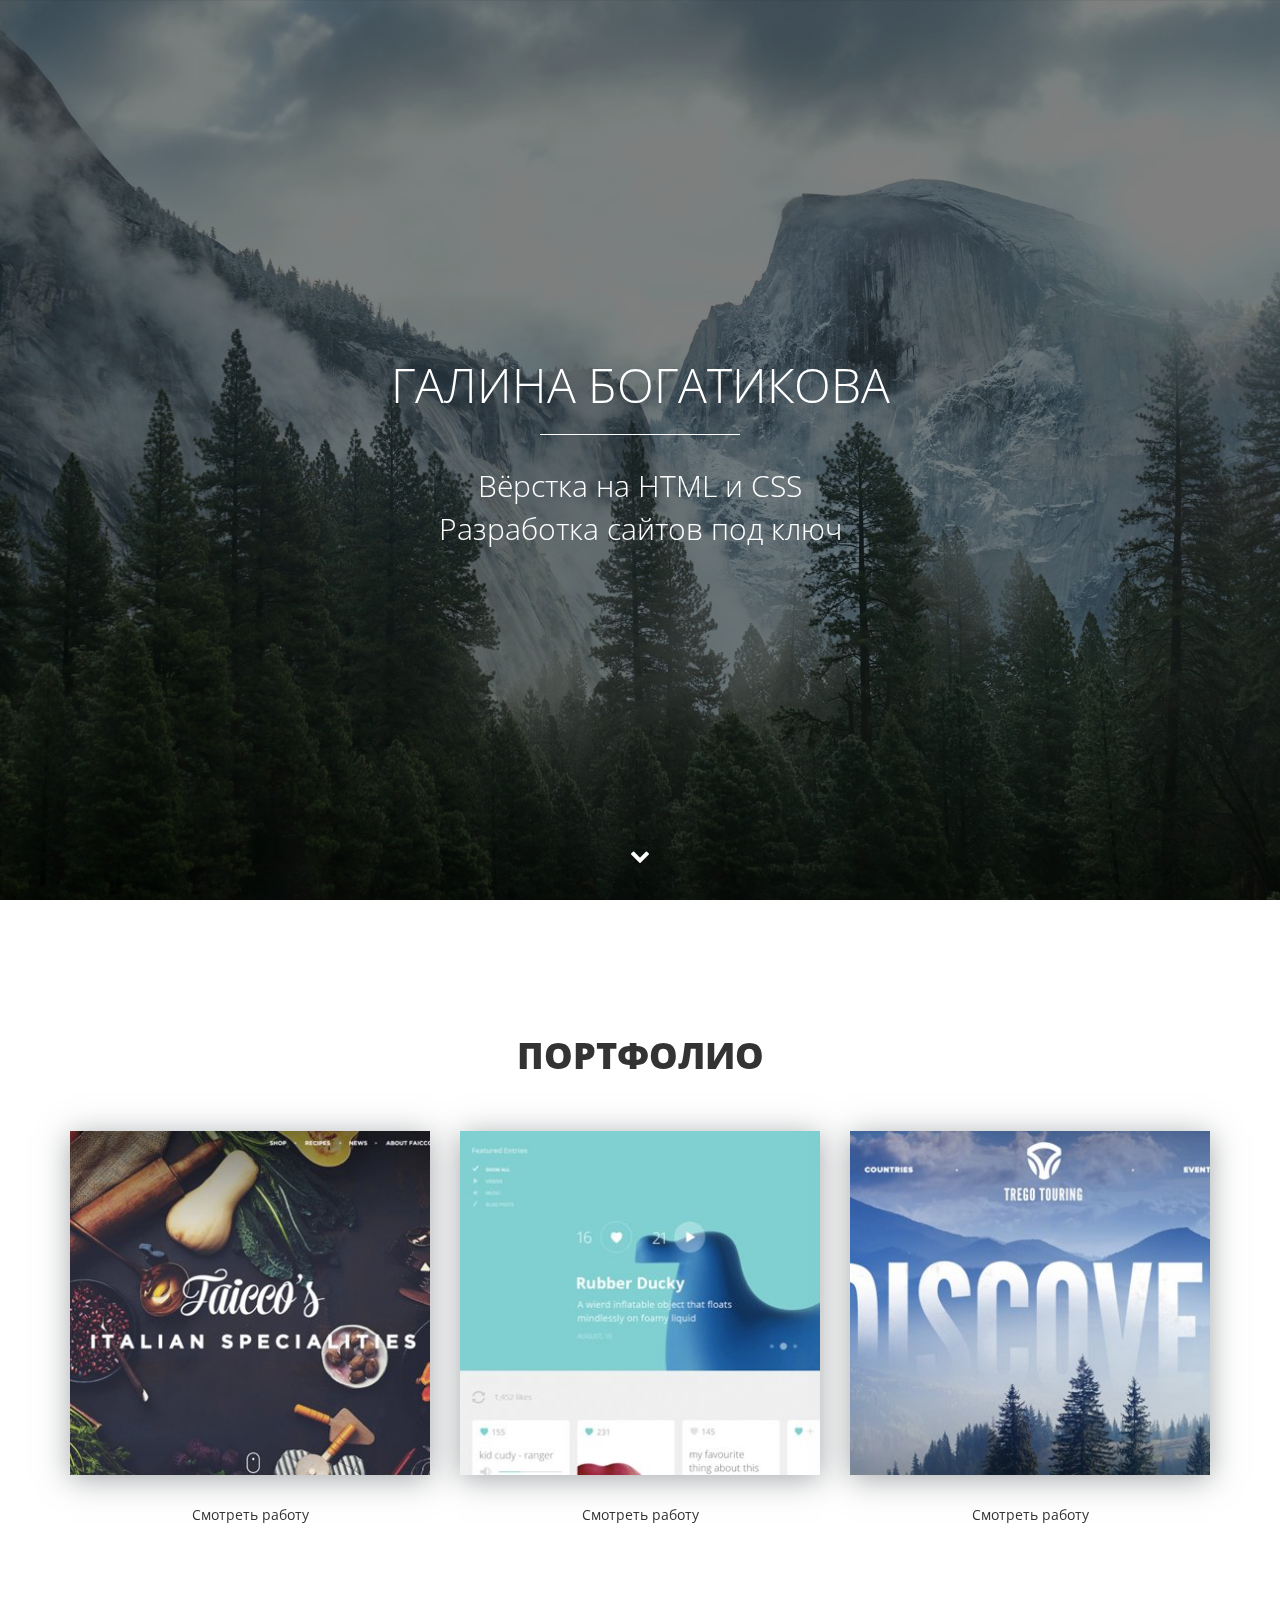
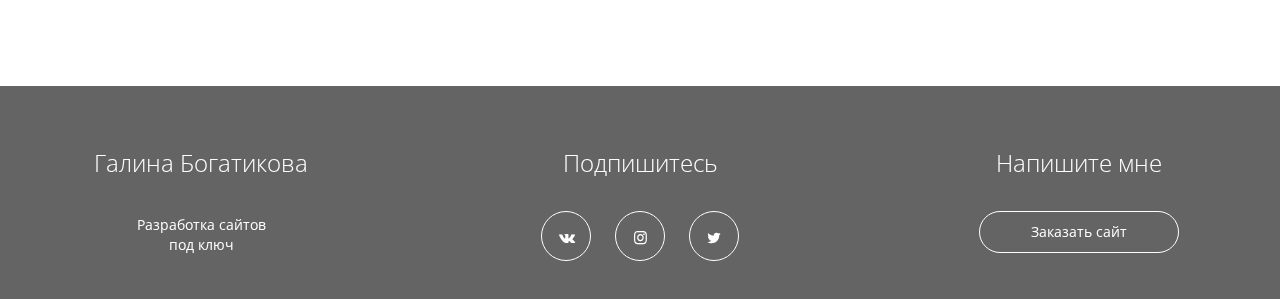
<file: index.html>
<!DOCTYPE html>
<html lang="ru">
  <head>
    <meta charset="utf-8">
    <meta http-equiv="X-UA-Compatible" content="IE=edge">
    <meta name="viewport" content="width=device-width, initial-scale=1">
    <meta property="og:url" content="">
    <meta property="og:type" content="website">
    <meta property="og:title" content="Галина Богатикова - верстка сайтов на HTML и CSS">
    <meta property="og:image" content="">
    <meta property="og:description" content="Закажите разработку сайта без посредников от 5 990 рублей">
    <meta property="og:site_name" content="Портфолио верстальщика">
    <meta property="article:author" content="Галина Богатикова">
    <title>Галина Богатикова — Портфолио</title>
    <link href="https://fonts.googleapis.com/css?family=Open+Sans:400,700&amp;subset=cyrillic" rel="stylesheet">
    <link rel="stylesheet" href="css/fontello.css">
    <link rel="stylesheet" href="css/fontello-embedded.css">
    <link href="css/bootstrap.min.css" rel="stylesheet">
    <link href="css/style.css" rel="stylesheet">
    <link rel="shortcut icon" type="image/x-icon" href="favicon.ico">
    <!--[if lt IE 9]>
      <script src="https://oss.maxcdn.com/html5shiv/3.7.3/html5shiv.min.js"></script>
      <script src="https://oss.maxcdn.com/respond/1.4.2/respond.min.js"></script>
    <![endif]-->
  </head>
  <body>
    <div class="main parallax-window" data-parallax="scroll" data-image-src="img/main-bg.jpg">
    <div class="main-overlay"></div>
      <div class="wrapper">
        <div class="main-header">
          <h1>Галина Богатикова</h1>
          <div class="main-line"></div>
          <p>Вёрстка на HTML и CSS <br>Разработка сайтов под ключ</p>
        </div>
      </div>
      <div>
        <a class="main-down" href="#portfolio"><i class="icon-down"></i></a>
      </div>
    </div>
    <div class="portfolio" id="portfolio">
      <div class="container">
        <h2 class="section-header">Портфолио</h2>
        <div class="row">
          <div class="col-md-4">
            <div class="portfolio-block">
            <img src="img/portfolio/1.jpg" alt="Работа №1">
            <a class="link cd-modal-trigger" data-work="work-1" href="#0">Смотреть работу</a>
            </div>
          </div>
          <div class="col-md-4">
            <div class="portfolio-block">
            <img src="img/portfolio/2.jpg" alt="Работа №2">
            <a class="link cd-modal-trigger" data-work="work-2" href="#0">Смотреть работу</a>
            </div>
          </div>
          <div class="col-md-4">
            <div class="portfolio-block">
            <img src="img/portfolio/3.jpg" alt="Работа №3">
            <a class="link cd-modal-trigger" data-work="work-3" href="#0">Смотреть работу</a>
            </div>
          </div>
        </div>
      </div>
    </div>

    <div class="footer">
      <div class="container">
        <div class="row">
        <div class="col-md-3">
          <strong>Галина Богатикова</strong>
          <p>Разработка сайтов <br/>под ключ</p>
        </div>
        <div class="col-md-6">
          <strong>Подпишитесь</strong>
          <div class="social-links">
            <a href="#"><i class="icon-vk"></i></a>
            <a href="#"><i class="icon-instagram"></i></a>
            <a href="#"><i class="icon-twitter"></i></a>
          </div>
        </div>
        <div class="col-md-3">
        <strong>Напишите мне</strong>
        <a href="https://vk.com/write33829079" class="offer-btn">Заказать сайт</a>
        </div>
      </div>
      </div>
    </div>


<div class="cd-modal">
  <div class="modal-content">
    
  </div> <!-- .modal-content -->

  <a href="#0" class="modal-close">Close</a>
</div> <!-- .cd-modal -->

<div class="cd-transition-layer"> 
  <div class="bg-layer"></div>
</div> <!-- .cd-transition-layer -->


    <!-- Всплывающие окна -->
<div class="modal fade" id="work" role="dialog">
  <div class="modal-dialog" role="document">
    <div class="modal-content">
      <div class="modal-header">
        <button type="button" class="close" data-dismiss="modal" aria-label="Close"><span aria-hidden="true">&times;</span></button>
        <h4 class="modal-title">Описание проекта</h4>
      </div>
      <div class="modal-body">
        
      </div>
    </div>
  </div>
</div>
    <!-- jQuery (necessary for Bootstrap's JavaScript plugins) -->
    <script src="https://ajax.googleapis.com/ajax/libs/jquery/1.12.4/jquery.min.js"></script>
    <script src="js/main.js"></script>
    <script src="js/parallax.min.js"></script>
    <script>
      $(function () {
        var link = $('.cd-modal-trigger');
        link.on('click', function(event) {
          var work = $(this).attr('data-work');
          $('.modal-content').load(work+'.html');
        })
      })
    </script>
    <script>
      $(document).ready(function() {
        //Навигация — плавный скроллинг к якорю
        $(".main-down").on("click", function (event) {
          //Отменяем стандартную обработку нажатия по ссылке
          event.preventDefault();
          //Забираем идетификатор блока с атрибута href
          var id = $(this).attr('href'),
          //Узнаём высоту от начала страницы до блока, на который ссылается якорь
          top = $(id).offset().top;
          //Анимируем переход на расстояние — top за 1500 мс
          $('body,html').animate({scrollTop: top}, 800);
        });

      });
    </script>
  </body>
</html>
</file>
<file: css/fontello.css>
@font-face {
  font-family: 'fontello';
  src: url('../font/fontello.eot?67279869');
  src: url('../font/fontello.eot?67279869#iefix') format('embedded-opentype'),
       url('../font/fontello.woff2?67279869') format('woff2'),
       url('../font/fontello.woff?67279869') format('woff'),
       url('../font/fontello.ttf?67279869') format('truetype'),
       url('../font/fontello.svg?67279869#fontello') format('svg');
  font-weight: normal;
  font-style: normal;
}
/* Chrome hack: SVG is rendered more smooth in Windozze. 100% magic, uncomment if you need it. */
/* Note, that will break hinting! In other OS-es font will be not as sharp as it could be */
/*
@media screen and (-webkit-min-device-pixel-ratio:0) {
  @font-face {
    font-family: 'fontello';
    src: url('../font/fontello.svg?67279869#fontello') format('svg');
  }
}
*/
 
 [class^="icon-"]:before, [class*=" icon-"]:before {
  font-family: "fontello";
  font-style: normal;
  font-weight: normal;
  speak: none;
 
  display: inline-block;
  text-decoration: inherit;
  width: 1em;
  margin-right: .2em;
  text-align: center;
  /* opacity: .8; */
 
  /* For safety - reset parent styles, that can break glyph codes*/
  font-variant: normal;
  text-transform: none;
 
  /* fix buttons height, for twitter bootstrap */
  line-height: 1em;
 
  /* Animation center compensation - margins should be symmetric */
  /* remove if not needed */
  margin-left: .2em;
 
  /* you can be more comfortable with increased icons size */
  /* font-size: 120%; */
 
  /* Font smoothing. That was taken from TWBS */
  -webkit-font-smoothing: antialiased;
  -moz-osx-font-smoothing: grayscale;
 
  /* Uncomment for 3D effect */
  /* text-shadow: 1px 1px 1px rgba(127, 127, 127, 0.3); */
}
 
.icon-down:before { content: '\e800'; } /* '' */
.icon-twitter:before { content: '\f099'; } /* '' */
.icon-instagram:before { content: '\f16d'; } /* '' */
.icon-vk:before { content: '\f189'; } /* '' */
</file>
<file: css/fontello-embedded.css>
@font-face {
  font-family: 'fontello';
  src: url('../font/fontello.eot?44847526');
  src: url('../font/fontello.eot?44847526#iefix') format('embedded-opentype'),
       url('../font/fontello.svg?44847526#fontello') format('svg');
  font-weight: normal;
  font-style: normal;
}
@font-face {
  font-family: 'fontello';
  src: url('[data-uri]') format('woff'),
       url('[data-uri]') format('truetype');
}
/* Chrome hack: SVG is rendered more smooth in Windozze. 100% magic, uncomment if you need it. */
/* Note, that will break hinting! In other OS-es font will be not as sharp as it could be */
/*
@media screen and (-webkit-min-device-pixel-ratio:0) {
  @font-face {
    font-family: 'fontello';
    src: url('../font/fontello.svg?44847526#fontello') format('svg');
  }
}
*/
 
 [class^="icon-"]:before, [class*=" icon-"]:before {
  font-family: "fontello";
  font-style: normal;
  font-weight: normal;
  speak: none;
 
  display: inline-block;
  text-decoration: inherit;
  width: 1em;
  margin-right: .2em;
  text-align: center;
  /* opacity: .8; */
 
  /* For safety - reset parent styles, that can break glyph codes*/
  font-variant: normal;
  text-transform: none;
     
  /* fix buttons height, for twitter bootstrap */
  line-height: 1em;
 
  /* Animation center compensation - margins should be symmetric */
  /* remove if not needed */
  margin-left: .2em;
 
  /* you can be more comfortable with increased icons size */
  /* font-size: 120%; */
 
  /* Uncomment for 3D effect */
  /* text-shadow: 1px 1px 1px rgba(127, 127, 127, 0.3); */
}
.icon-down:before { content: '\e800'; } /* '' */
.icon-twitter:before { content: '\f099'; } /* '' */
.icon-instagram:before { content: '\f16d'; } /* '' */
.icon-vk:before { content: '\f189'; } /* '' */
</file>
<file: css/style.css>
body {
	font-family: 'Open Sans', sans-serif;
}
html {
	font-size: 10px;
}
a:active, a:visited, a:focus {
	outline: none;
	text-decoration: none;
}
.wrapper {
	display: table-cell;
	vertical-align: middle;
}
.main	{
	position: relative;
	display: table;
	width: 100%;
	text-align: center;
	background-color: #000;
	color: #fff;
	height: 100vh;
	/*background: #000 url(../img/main-bg.jpg) center center no-repeat;*/
	}
.main-overlay {
	position: absolute;
	width: 100%;
	height: 100%;
	background-color: rgba(0,0,0,0.5);
	z-index: 1;
}
.main-header {
	position: relative;
	z-index: 2;
}
.main h1 {
	margin-bottom: 1.4rem;
	font-weight: 300;
	text-transform: uppercase;
	font-size: 4.8rem;
}
.main p {
	font-size: 3rem;
	font-weight: 300;
} 
.main-line {
	width: 200px;
	height: 1px;
	background-color: #fff;
	margin: 0 auto;
}
.main-down {
	position: absolute;
	bottom: 2rem;
	color: #fff;
	z-index: 4;
	display: inline-block;
	font-size: 2rem;
	width: 50px;
	height: 50px;
	border-radius: 50%;
	border: 1px solid transparent;
	line-height: 50px;
	left: 50%;
	margin-left: -25px;
	-webkit-transition: 0.2em;
	-o-transition: 0.2em;
	transition: 0.2s;
}
.main-down:hover {
	color: #fff;
	border-color: #fff;
}
.parallax-window {
	min-height: 400px;
	background: transparent;
}
/*Секция с портфолио*/
.portfolio {
	padding: 10rem 0px;
	text-align: center;
}
.section-header {
	text-transform: uppercase;
	font-weight: 800;
	font-size: 3.6rem;
	text-align: center;
	margin-bottom: 5rem;
}
.portfolio img {
	width: 100%;
	max-width: 360pX;
	box-shadow: 0px 4px 29px 0px rgba(87, 92, 97, 0.54);
}
.portfolio a {
	display: block;
	margin: 3rem auto 6rem;
	color: #333;
	width: 17rem;
	border-bottom: 1px solid transparent;
}
.portfolio a:hover {
	text-decoration: none;
	border-bottom: 1px dotted #333;
}
/*Секция подвал*/
.footer {
background-color: #646464;
color: #fff;
text-align: center;
padding: 3rem 0;
}
.footer strong {
	margin: 3rem 0 2rem;
	display: inline-block;
	font-weight: 300;
	font-size: 2.4rem;
}
.social-links {
	margin-top: 1rem;
}
.social-links a {
	width: 5rem;
	height: 5rem;
	line-height: 5rem;
	display: inline-block;
	color: #fff;
	border: solid 1px #fff;
	border-radius: 50%;
	margin-left: 1rem;
	margin-right: 1rem;
	font-size: 1.5rem;
}
.social-links a:hover {
	background-color: #fff;
	color: #646464;
	transition: 0.2s;
}
.offer-btn {
	display: block;
	width: 80%;
	max-width: 200px;
	margin: 1rem auto;
	border: 1px solid #fff;
	padding-top: 1rem;
	padding-bottom: 1rem;
	color: #fff;
	border-radius: 100px;
	transition: 0.2s;
}
.offer-btn:hover {
	background-color: #fff;
	color: #646464;
	text-decoration: none;
}
.modal-content h4 {
	font-weight: 300;
	font-size: 2rem;
}
.modal-content p {
	font-size: 1.4rem;
	padding: 0;
}
.close {
	background-color: transparent;
	border: none;
	font-size: 2.5rem;
	position: absolute;
	right: 2rem;
	top: 1rem;
}
.modal-btn {
	display: inline-block;
	border: 1px solid #fff;
	padding: 10px 20px;
	color: #fff;
	border-radius: 5px;
}
.modal-btn:hover {
	background-color: #fff;
	color: #333;
	text-decoration: none;
}
@media (min-width: 0px) and (max-width: 767px) {
	html {
		font-size: 7px;
	}
}
@media (min-width: 768px) and (max-width: 991px) {
	.footer strong {
	margin: 3rem 0 2rem;
	display: inline-block;
	}
}


/* Оформление модального окна */
/* -------------------------------- 

Main Content

-------------------------------- */
.cd-main-content {
  position: relative;
  z-index: 1;
  width: 100%;
  height: 100vh;
  /* vertically align its content */
  display: table;
  background-color: #e4dcca;
}
.cd-main-content .center {
  /* vertically align inside parent element */
  display: table-cell;
  vertical-align: middle;
  text-align: center;
}

/* -------------------------------- 

Modal window 

-------------------------------- */
.cd-modal {
  position: fixed;
  top: 0;
  left: 0;
  z-index: 3;
  height: 100%;
  width: 100%;
  overflow: hidden;
  background-size: cover;
  opacity: 0;
  visibility: hidden;
  -webkit-transition: opacity 0.3s 0s, visibility 0s 0.3s;
  -moz-transition: opacity 0.3s 0s, visibility 0s 0.3s;
  transition: opacity 0.3s 0s, visibility 0s 0.3s;
}
.modal-content {
	background: #402f44 url(../img/modal-bg.jpg) no-repeat center center;
}
.cd-modal .modal-content {
  height: 100%;
  overflow-y: auto;
  padding: 3em 5%;
  color: #e4dcca;
  -webkit-font-smoothing: antialiased;
  -moz-osx-font-smoothing: grayscale;
}
.cd-modal h1 {
  text-align: center;
}
.cd-modal h1::after {
  /* ink/brush separation */
  content: '';
  display: block;
  width: 130px;
  height: 18px;
  background: url(../img/ink-separation.svg) no-repeat center center;
  margin: .2em auto 0;
}
.cd-modal p {
  line-height: 1.6;
  max-width: 800px;
}
.cd-modal .modal-close {
  /* 'X' icon */
  position: absolute;
  z-index: 1;
  top: 20px;
  right: 5%;
  height: 45px;
  width: 45px;
  border-radius: 50%;
  background: rgba(0, 0, 0, 0.3) url(../img/cd-icon-close.svg) no-repeat center center;
  /* image replacement */
  overflow: hidden;
  text-indent: 100%;
  white-space: nowrap;
  visibility: hidden;
  opacity: 0;
  -webkit-transform: scale(0);
  -moz-transform: scale(0);
  -ms-transform: scale(0);
  -o-transform: scale(0);
  transform: scale(0);
  -webkit-transition: -webkit-transform 0.3s 0s, visibility 0s 0.3s, opacity 0.3s 0s;
  -moz-transition: -moz-transform 0.3s 0s, visibility 0s 0.3s, opacity 0.3s 0s;
  transition: transform 0.3s 0s, visibility 0s 0.3s, opacity 0.3s 0s;
}
.no-touch .cd-modal .modal-close:hover {
  background-color: rgba(0, 0, 0, 0.5);
}
.cd-modal.visible {
  opacity: 1;
  visibility: visible;
  -webkit-transition: opacity 0.7s, visibility 0s;
  -moz-transition: opacity 0.7s, visibility 0s;
  transition: opacity 0.7s, visibility 0s;
}
.cd-modal.visible .modal-content {
  /* this fixes the buggy scrolling on webkit browsers - mobile devices only - when overflow property is applied */
  -webkit-overflow-scrolling: touch;
}
.cd-modal.visible .modal-close {
  visibility: visible;
  opacity: 1;
  -webkit-transition: -webkit-transform 0.3s 0s, visibility 0s 0s, opacity 0.3s 0s;
  -moz-transition: -moz-transform 0.3s 0s, visibility 0s 0s, opacity 0.3s 0s;
  transition: transform 0.3s 0s, visibility 0s 0s, opacity 0.3s 0s;
  -webkit-transform: scale(1);
  -moz-transform: scale(1);
  -ms-transform: scale(1);
  -o-transform: scale(1);
  transform: scale(1);
}
@media only screen and (min-width: 1100px) {
  .cd-modal .modal-content {
    padding: 6em 5%;
  }
  .cd-modal .modal-close {
    height: 60px;
    width: 60px;
  }
  .cd-modal p {
    font-size: 2rem;
  }
}

/* -------------------------------- 

Transition Layer 

-------------------------------- */
.cd-transition-layer {
  position: fixed;
  top: 0;
  left: 0;
  z-index: 2;
  height: 100%;
  width: 100%;
  opacity: 0;
  visibility: hidden;
  overflow: hidden;
}
.cd-transition-layer .bg-layer {
  position: absolute;
  left: 50%;
  top: 50%;
  -webkit-transform: translateY(-50%) translateX(-2%);
  -moz-transform: translateY(-50%) translateX(-2%);
  -ms-transform: translateY(-50%) translateX(-2%);
  -o-transform: translateY(-50%) translateX(-2%);
  transform: translateY(-50%) translateX(-2%);
  /* its dimentions will be overwritten using jQuery to proportionally fit the viewport */
  height: 100%;
  /* our sprite is composed of 25 frames */
  width: 2500%;
  background: url(../img/ink.png) no-repeat 0 0;
  background-size: 100% 100%;
}
.cd-transition-layer.visible {
  opacity: 1;
  visibility: visible;
}
.cd-transition-layer.opening .bg-layer {
  -webkit-animation: cd-sequence 0.8s steps(24);
  -moz-animation: cd-sequence 0.8s steps(24);
  animation: cd-sequence 0.8s steps(24);
  -webkit-animation-fill-mode: forwards;
  -moz-animation-fill-mode: forwards;
  animation-fill-mode: forwards;
}
.cd-transition-layer.closing .bg-layer {
  -webkit-animation: cd-sequence-reverse 0.8s steps(24);
  -moz-animation: cd-sequence-reverse 0.8s steps(24);
  animation: cd-sequence-reverse 0.8s steps(24);
  -webkit-animation-fill-mode: forwards;
  -moz-animation-fill-mode: forwards;
  animation-fill-mode: forwards;
}
.no-cssanimations .cd-transition-layer {
  display: none;
}

@-webkit-keyframes cd-sequence {
  0% {
    /* translateX(-2%) is used to horizontally center the first frame inside the viewport */
    -webkit-transform: translateY(-50%) translateX(-2%);
  }
  100% {
    /* translateX(-98%) (2% + 96) is used to horizontally center the last frame inside the viewport  */
    -webkit-transform: translateY(-50%) translateX(-98%);
  }
}
@-moz-keyframes cd-sequence {
  0% {
    /* translateX(-2%) is used to horizontally center the first frame inside the viewport */
    -moz-transform: translateY(-50%) translateX(-2%);
  }
  100% {
    /* translateX(-98%) (2% + 96) is used to horizontally center the last frame inside the viewport  */
    -moz-transform: translateY(-50%) translateX(-98%);
  }
}
@keyframes cd-sequence {
  0% {
    /* translateX(-2%) is used to horizontally center the first frame inside the viewport */
    -webkit-transform: translateY(-50%) translateX(-2%);
    -moz-transform: translateY(-50%) translateX(-2%);
    -ms-transform: translateY(-50%) translateX(-2%);
    -o-transform: translateY(-50%) translateX(-2%);
    transform: translateY(-50%) translateX(-2%);
  }
  100% {
    /* translateX(-98%) (2% + 96) is used to horizontally center the last frame inside the viewport  */
    -webkit-transform: translateY(-50%) translateX(-98%);
    -moz-transform: translateY(-50%) translateX(-98%);
    -ms-transform: translateY(-50%) translateX(-98%);
    -o-transform: translateY(-50%) translateX(-98%);
    transform: translateY(-50%) translateX(-98%);
  }
}
@-webkit-keyframes cd-sequence-reverse {
  0% {
    -webkit-transform: translateY(-50%) translateX(-98%);
  }
  100% {
    -webkit-transform: translateY(-50%) translateX(-2%);
  }
}
@-moz-keyframes cd-sequence-reverse {
  0% {
    -moz-transform: translateY(-50%) translateX(-98%);
  }
  100% {
    -moz-transform: translateY(-50%) translateX(-2%);
  }
}
@keyframes cd-sequence-reverse {
  0% {
    -webkit-transform: translateY(-50%) translateX(-98%);
    -moz-transform: translateY(-50%) translateX(-98%);
    -ms-transform: translateY(-50%) translateX(-98%);
    -o-transform: translateY(-50%) translateX(-98%);
    transform: translateY(-50%) translateX(-98%);
  }
  100% {
    -webkit-transform: translateY(-50%) translateX(-2%);
    -moz-transform: translateY(-50%) translateX(-2%);
    -ms-transform: translateY(-50%) translateX(-2%);
    -o-transform: translateY(-50%) translateX(-2%);
    transform: translateY(-50%) translateX(-2%);
  }
}
</file>
